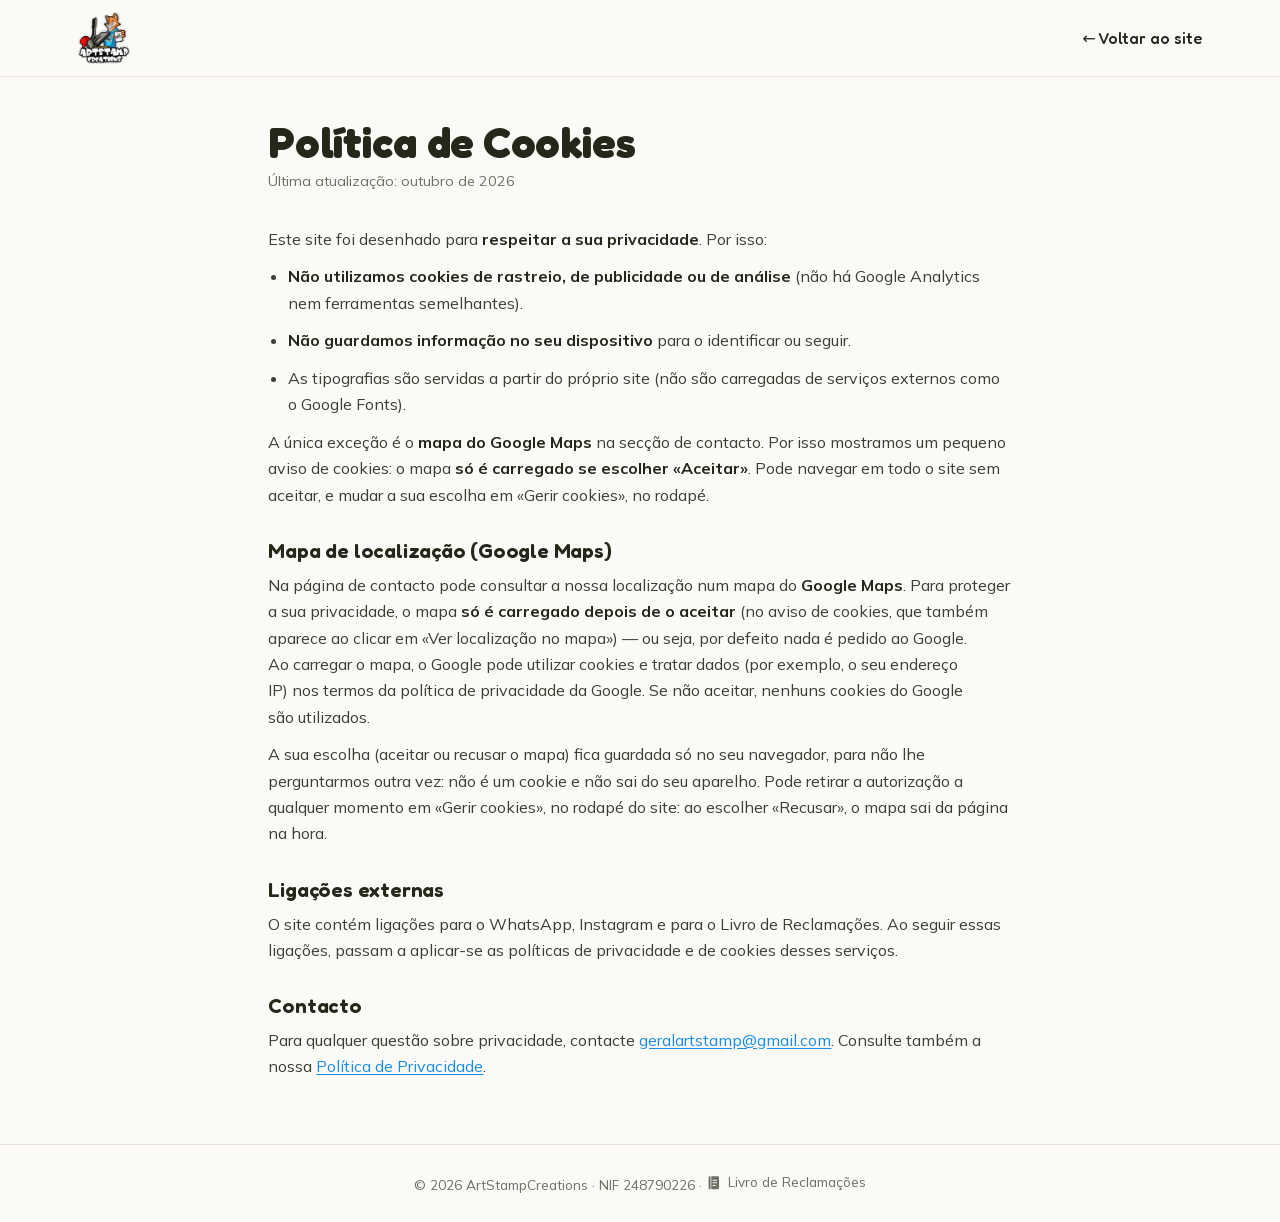
<file: legal/cookies.html>
<!doctype html>
<html lang="pt">
<head>
  <meta charset="utf-8" />
  <meta name="viewport" content="width=device-width, initial-scale=1" />
  <title>Política de Cookies — ArtStampCreations</title>
  <meta name="description" content="Que cookies o site da ArtStampCreations usa. O site funciona sem cookies — só o mapa do Google Maps os instala, e apenas depois de aceitares." />
  <meta name="robots" content="index,follow,max-image-preview:large" />
  <link rel="canonical" href="https://artstampcreations.pt/legal/cookies.html" />
  <link rel="icon" type="image/png" href="../assets/img/favicon.png" />
  <link rel="stylesheet" href="../assets/css/fonts.css?v=86cc8da4" />
  <link rel="stylesheet" href="../assets/css/base.css?v=2c9c2830" />
  <link rel="stylesheet" href="../assets/css/styles.css?v=29897a78" />
</head>
<body>
  <header class="legalhead">
    <div class="container">
      <a href="../index.html" aria-label="ArtStampCreations — início"><img src="../assets/img/logo.webp" alt="ArtStampCreations" /></a>
      <a class="legal__back" href="../index.html">← Voltar ao site</a>
    </div>
  </header>

  <main class="legal">
    <h1>Política de Cookies</h1>
    <p class="updated">Última atualização: outubro de 2026</p>

    <p>Este site foi desenhado para <strong>respeitar a sua privacidade</strong>. Por isso:</p>
    <ul>
      <li><strong>Não utilizamos cookies de rastreio, de publicidade ou de análise</strong> (não há Google Analytics nem ferramentas semelhantes).</li>
      <li><strong>Não guardamos informação no seu dispositivo</strong> para o identificar ou seguir.</li>
      <li>As tipografias são servidas a partir do próprio site (não são carregadas de serviços externos como o Google Fonts).</li>
    </ul>
    <p>A única exceção é o <strong>mapa do Google Maps</strong> na secção de contacto. Por isso mostramos um pequeno aviso de cookies: o mapa <strong>só é carregado se escolher «Aceitar»</strong>. Pode navegar em todo o site sem aceitar, e mudar a sua escolha em «Gerir cookies», no rodapé.</p>

    <h2>Mapa de localização (Google Maps)</h2>
    <p>Na página de contacto pode consultar a nossa localização num mapa do <strong>Google Maps</strong>. Para proteger a sua privacidade, o mapa <strong>só é carregado depois de o aceitar</strong> (no aviso de cookies, que também aparece ao clicar em «Ver localização no mapa») — ou seja, por defeito nada é pedido ao Google. Ao carregar o mapa, o Google pode utilizar cookies e tratar dados (por exemplo, o seu endereço IP) nos termos da política de privacidade da Google. Se não aceitar, nenhuns cookies do Google são utilizados.</p>
    <p>A sua escolha (aceitar ou recusar o mapa) fica guardada só no seu navegador, para não lhe perguntarmos outra vez: não é um cookie e não sai do seu aparelho. Pode retirar a autorização a qualquer momento em «Gerir cookies», no rodapé do site: ao escolher «Recusar», o mapa sai da página na hora.</p>

    <h2>Ligações externas</h2>
    <p>O site contém ligações para o WhatsApp, Instagram e para o Livro de Reclamações. Ao seguir essas ligações, passam a aplicar-se as políticas de privacidade e de cookies desses serviços.</p>

    <h2>Contacto</h2>
    <p>Para qualquer questão sobre privacidade, contacte <a href="mailto:geralartstamp@gmail.com">geralartstamp@gmail.com</a>. Consulte também a nossa <a href="privacidade.html">Política de Privacidade</a>.</p>
  </main>

  <!-- O Livro de Reclamações fica só no rodapé, discreto (legal-comum, .github/legal.mjs). -->
  <div class="legal__foot">© <span data-year>2026</span> ArtStampCreations · NIF 248790226 · <!-- legal-comum:livro v1.1.3 --><a class="lr-discreto" href="https://www.livroreclamacoes.pt/inicio" target="_blank" rel="noopener" lang="pt"><svg class="lr-icone" xmlns="http://www.w3.org/2000/svg" viewBox="0 0 24 24" width="24" height="24" aria-hidden="true" focusable="false" fill="currentColor"><path fill-rule="evenodd" d="M6 2h12a2 2 0 0 1 2 2v16a2 2 0 0 1-2 2H6a2 2 0 0 1-2-2V4a2 2 0 0 1 2-2Zm1 0v20h1.2V2H7Zm3.8 5.2h5.4a.8.8 0 0 1 0 1.6h-5.4a.8.8 0 0 1 0-1.6Zm0 4h5.4a.8.8 0 0 1 0 1.6h-5.4a.8.8 0 0 1 0-1.6Zm0 4h3.4a.8.8 0 0 1 0 1.6h-3.4a.8.8 0 0 1 0-1.6Z"/></svg><span>Livro de Reclamações</span><span class="lr-sr"> (abre numa nova janela)</span></a><!-- /legal-comum:livro --></div>
  <script src="../assets/js/main.js?v=c3b2ef28" defer></script>
</body>
</html>
</file>
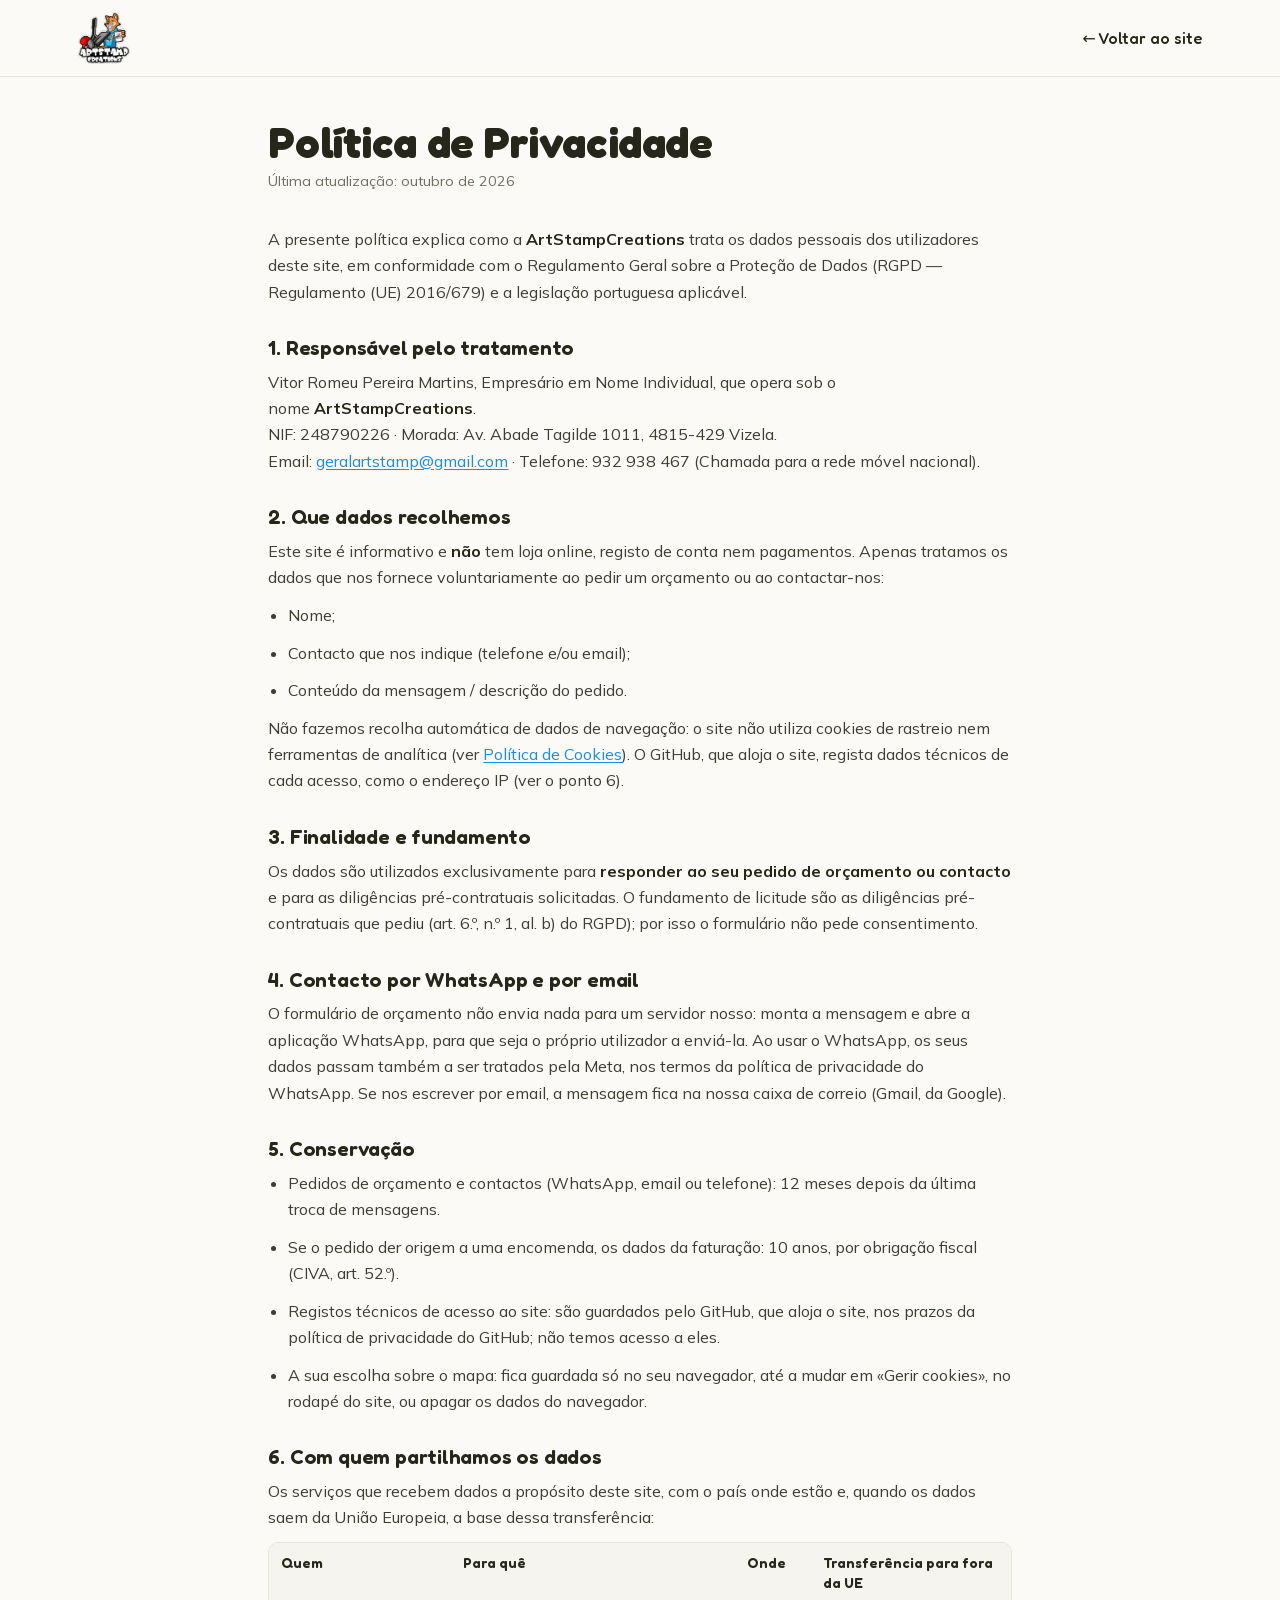
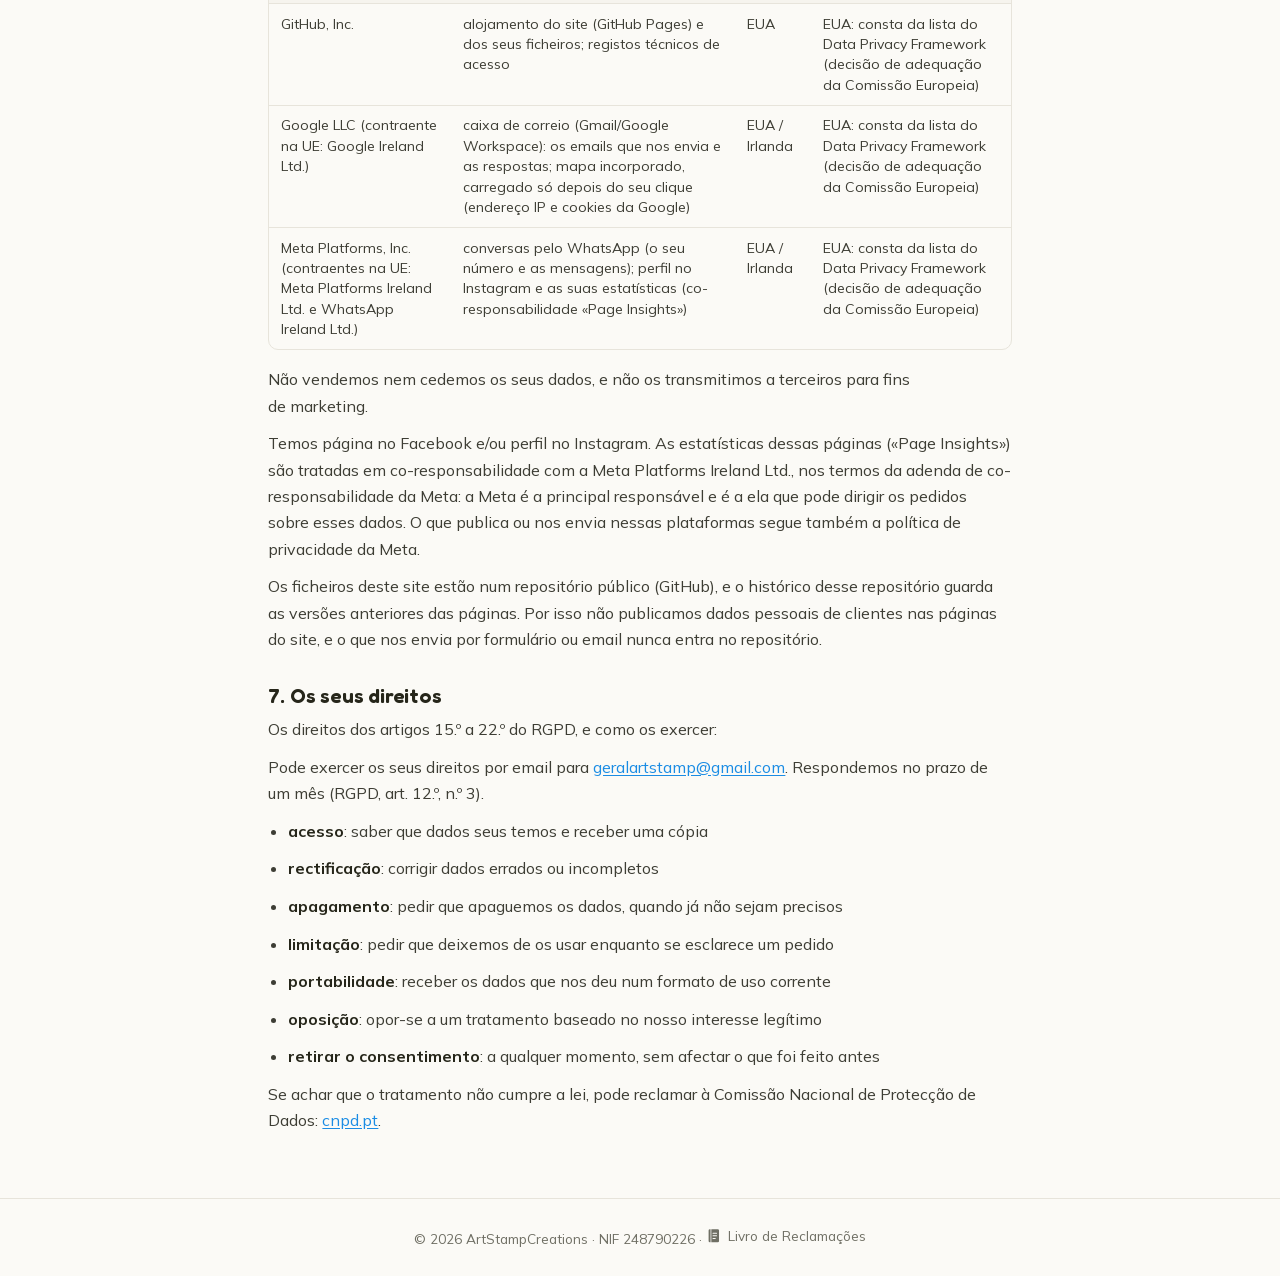
<file: legal/privacidade.html>
<!doctype html>
<html lang="pt">
<head>
  <meta charset="utf-8" />
  <meta name="viewport" content="width=device-width, initial-scale=1" />
  <title>Política de Privacidade — ArtStampCreations</title>
  <meta name="description" content="Como a ArtStampCreations recolhe, usa e protege os teus dados pessoais quando pedes um orçamento. Os teus direitos ao abrigo do RGPD e como nos contactar." />
  <meta name="robots" content="index,follow,max-image-preview:large" />
  <link rel="canonical" href="https://artstampcreations.pt/legal/privacidade.html" />
  <link rel="icon" type="image/png" href="../assets/img/favicon.png" />
  <link rel="stylesheet" href="../assets/css/fonts.css?v=86cc8da4" />
  <link rel="stylesheet" href="../assets/css/base.css?v=2c9c2830" />
  <link rel="stylesheet" href="../assets/css/styles.css?v=29897a78" />
</head>
<body>
  <header class="legalhead">
    <div class="container">
      <a href="../index.html" aria-label="ArtStampCreations — início"><img src="../assets/img/logo.webp" alt="ArtStampCreations" /></a>
      <a class="legal__back" href="../index.html">← Voltar ao site</a>
    </div>
  </header>

  <main class="legal">
    <h1>Política de Privacidade</h1>
    <p class="updated">Última atualização: outubro de 2026</p>

    <p>A presente política explica como a <strong>ArtStampCreations</strong> trata os dados pessoais dos utilizadores deste site, em conformidade com o Regulamento Geral sobre a Proteção de Dados (RGPD — Regulamento (UE) 2016/679) e a legislação portuguesa aplicável.</p>

    <h2>1. Responsável pelo tratamento</h2>
    <p><span data-site="owner_name">Vitor Romeu Pereira Martins</span>, Empresário em Nome Individual, que opera sob o nome <strong>ArtStampCreations</strong>.<br />
    NIF: 248790226 · Morada: <span data-site="contacts.address_line1">Av. Abade Tagilde 1011</span>, <span data-site="contacts.address_line2">4815-429 Vizela</span>.<br />
    Email: <a href="mailto:geralartstamp@gmail.com" data-site="contacts.email">geralartstamp@gmail.com</a> · Telefone: <span data-site="contacts.phone">932 938 467</span> <!-- legal-comum:nota-chamada v1.1.3 --><small class="call-note">(Chamada para a rede móvel nacional)</small><!-- /legal-comum:nota-chamada -->.</p>

    <h2>2. Que dados recolhemos</h2>
    <p>Este site é informativo e <strong>não</strong> tem loja online, registo de conta nem pagamentos. Apenas tratamos os dados que nos fornece voluntariamente ao pedir um orçamento ou ao contactar-nos:</p>
    <ul>
      <li>Nome;</li>
      <li>Contacto que nos indique (telefone e/ou email);</li>
      <li>Conteúdo da mensagem / descrição do pedido.</li>
    </ul>
    <p>Não fazemos recolha automática de dados de navegação: o site não utiliza cookies de rastreio nem ferramentas de analítica (ver <a href="cookies.html">Política de Cookies</a>). O GitHub, que aloja o site, regista dados técnicos de cada acesso, como o endereço IP (ver o ponto 6).</p>

    <h2>3. Finalidade e fundamento</h2>
    <p>Os dados são utilizados exclusivamente para <strong>responder ao seu pedido de orçamento ou contacto</strong> e para as diligências pré-contratuais solicitadas. O fundamento de licitude são as diligências pré-contratuais que pediu (art. 6.º, n.º 1, al. b) do RGPD); por isso o formulário não pede consentimento.</p>

    <h2>4. Contacto por WhatsApp e por email</h2>
    <p>O formulário de orçamento não envia nada para um servidor nosso: monta a mensagem e abre a aplicação WhatsApp, para que seja o próprio utilizador a enviá-la. Ao usar o WhatsApp, os seus dados passam também a ser tratados pela Meta, nos termos da política de privacidade do WhatsApp. Se nos escrever por email, a mensagem fica na nossa caixa de correio (Gmail, da Google).</p>

    <h2>5. Conservação</h2>
    <!-- Prazos concretos (RGPD, art. 13.º, n.º 2, al. a)); os da biblioteca legal-comum. -->
    <ul>
      <li>Pedidos de orçamento e contactos (WhatsApp, email ou telefone): 12 meses depois da última troca de mensagens.</li>
      <li>Se o pedido der origem a uma encomenda, os dados da faturação: 10 anos, por obrigação fiscal (CIVA, art. 52.º).</li>
      <li>Registos técnicos de acesso ao site: são guardados pelo GitHub, que aloja o site, nos prazos da política de privacidade do GitHub; não temos acesso a eles.</li>
      <li>A sua escolha sobre o mapa: fica guardada só no seu navegador, até a mudar em «Gerir cookies», no rodapé do site, ou apagar os dados do navegador.</li>
    </ul>

    <h2>6. Com quem partilhamos os dados</h2>
    <p>Os serviços que recebem dados a propósito deste site, com o país onde estão e, quando os dados saem da União Europeia, a base dessa transferência:</p>
    <!-- A tabela sai da biblioteca legal-comum (.github/legal.mjs), com os
         fornecedores reais do site: o GitHub Pages (alojamento), a Google (o
         Gmail e o mapa, este só depois do clique) e a Meta (WhatsApp e Instagram). -->
    <div class="tabela" role="region" tabindex="0" aria-label="Tabela dos destinatários — deslize para o lado para ver tudo">
<!-- legal-comum:privacidade v1.1.3 -->
<table class="destinatarios" lang="pt">
<thead><tr><th scope="col">Quem</th><th scope="col">Para quê</th><th scope="col">Onde</th><th scope="col">Transferência para fora da UE</th></tr></thead>
<tbody>
<tr><td>GitHub, Inc.</td><td>alojamento do site (GitHub Pages) e dos seus ficheiros; registos técnicos de acesso</td><td>EUA</td><td>EUA: consta da lista do Data Privacy Framework (decisão de adequação da Comissão Europeia)</td></tr>
<tr><td>Google LLC (contraente na UE: Google Ireland Ltd.)</td><td>caixa de correio (Gmail/Google Workspace): os emails que nos envia e as respostas; mapa incorporado, carregado só depois do seu clique (endereço IP e cookies da Google)</td><td>EUA / Irlanda</td><td>EUA: consta da lista do Data Privacy Framework (decisão de adequação da Comissão Europeia)</td></tr>
<tr><td>Meta Platforms, Inc. (contraentes na UE: Meta Platforms Ireland Ltd. e WhatsApp Ireland Ltd.)</td><td>conversas pelo WhatsApp (o seu número e as mensagens); perfil no Instagram e as suas estatísticas (co-responsabilidade «Page Insights»)</td><td>EUA / Irlanda</td><td>EUA: consta da lista do Data Privacy Framework (decisão de adequação da Comissão Europeia)</td></tr>
</tbody>
</table>
<!-- /legal-comum:privacidade -->
    </div>
    <p>Não vendemos nem cedemos os seus dados, e não os transmitimos a terceiros para fins de marketing.</p>
<!-- legal-comum:privacidade-frases v1.1.3 -->
<p>Temos página no Facebook e/ou perfil no Instagram. As estatísticas dessas páginas («Page Insights») são tratadas em co-responsabilidade com a Meta Platforms Ireland Ltd., nos termos da adenda de co-responsabilidade da Meta: a Meta é a principal responsável e é a ela que pode dirigir os pedidos sobre esses dados. O que publica ou nos envia nessas plataformas segue também a política de privacidade da Meta.</p>
<p>Os ficheiros deste site estão num repositório público (GitHub), e o histórico desse repositório guarda as versões anteriores das páginas. Por isso não publicamos dados pessoais de clientes nas páginas do site, e o que nos envia por formulário ou email nunca entra no repositório.</p>
<!-- /legal-comum:privacidade-frases -->

    <h2>7. Os seus direitos</h2>
    <p>Os direitos dos artigos 15.º a 22.º do RGPD, e como os exercer:</p>
<!-- legal-comum:direitos v1.1.3 -->
<div class="direitos" lang="pt">
<p>Pode exercer os seus direitos por email para <a href="mailto:geralartstamp@gmail.com">geralartstamp@gmail.com</a>. Respondemos no prazo de um mês (RGPD, art. 12.º, n.º 3).</p>
<ul>
<li><strong>acesso</strong>: saber que dados seus temos e receber uma cópia</li>
<li><strong>rectificação</strong>: corrigir dados errados ou incompletos</li>
<li><strong>apagamento</strong>: pedir que apaguemos os dados, quando já não sejam precisos</li>
<li><strong>limitação</strong>: pedir que deixemos de os usar enquanto se esclarece um pedido</li>
<li><strong>portabilidade</strong>: receber os dados que nos deu num formato de uso corrente</li>
<li><strong>oposição</strong>: opor-se a um tratamento baseado no nosso interesse legítimo</li>
<li><strong>retirar o consentimento</strong>: a qualquer momento, sem afectar o que foi feito antes</li>
</ul>
<p>Se achar que o tratamento não cumpre a lei, pode reclamar à Comissão Nacional de Protecção de Dados: <a href="https://www.cnpd.pt/" target="_blank" rel="noopener">cnpd.pt</a>.</p>
</div>
<!-- /legal-comum:direitos -->
  </main>

  <!-- O Livro de Reclamações fica só no rodapé, discreto (legal-comum, .github/legal.mjs). -->
  <div class="legal__foot">© <span data-year>2026</span> ArtStampCreations · NIF 248790226 · <!-- legal-comum:livro v1.1.3 --><a class="lr-discreto" href="https://www.livroreclamacoes.pt/inicio" target="_blank" rel="noopener" lang="pt"><svg class="lr-icone" xmlns="http://www.w3.org/2000/svg" viewBox="0 0 24 24" width="24" height="24" aria-hidden="true" focusable="false" fill="currentColor"><path fill-rule="evenodd" d="M6 2h12a2 2 0 0 1 2 2v16a2 2 0 0 1-2 2H6a2 2 0 0 1-2-2V4a2 2 0 0 1 2-2Zm1 0v20h1.2V2H7Zm3.8 5.2h5.4a.8.8 0 0 1 0 1.6h-5.4a.8.8 0 0 1 0-1.6Zm0 4h5.4a.8.8 0 0 1 0 1.6h-5.4a.8.8 0 0 1 0-1.6Zm0 4h3.4a.8.8 0 0 1 0 1.6h-3.4a.8.8 0 0 1 0-1.6Z"/></svg><span>Livro de Reclamações</span><span class="lr-sr"> (abre numa nova janela)</span></a><!-- /legal-comum:livro --></div>
  <script src="../assets/js/main.js?v=c3b2ef28" defer></script>
</body>
</html>
</file>
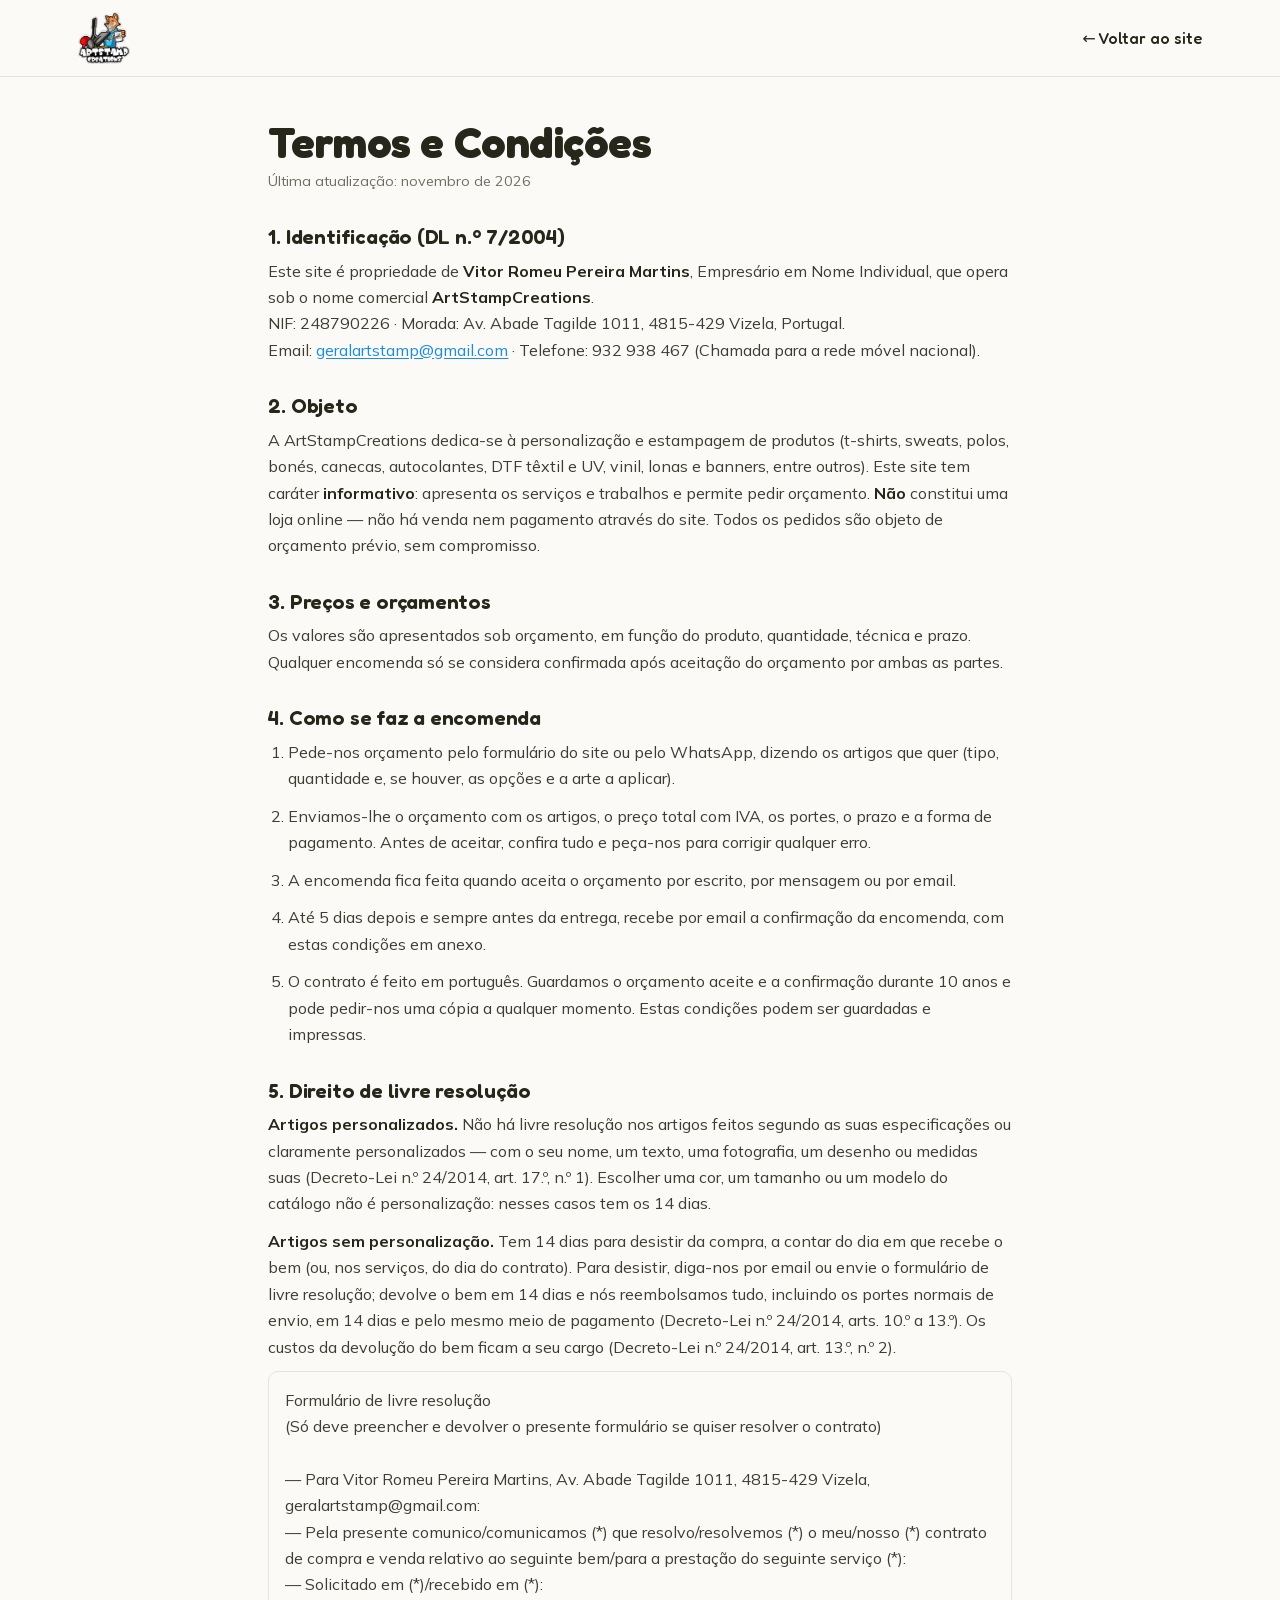
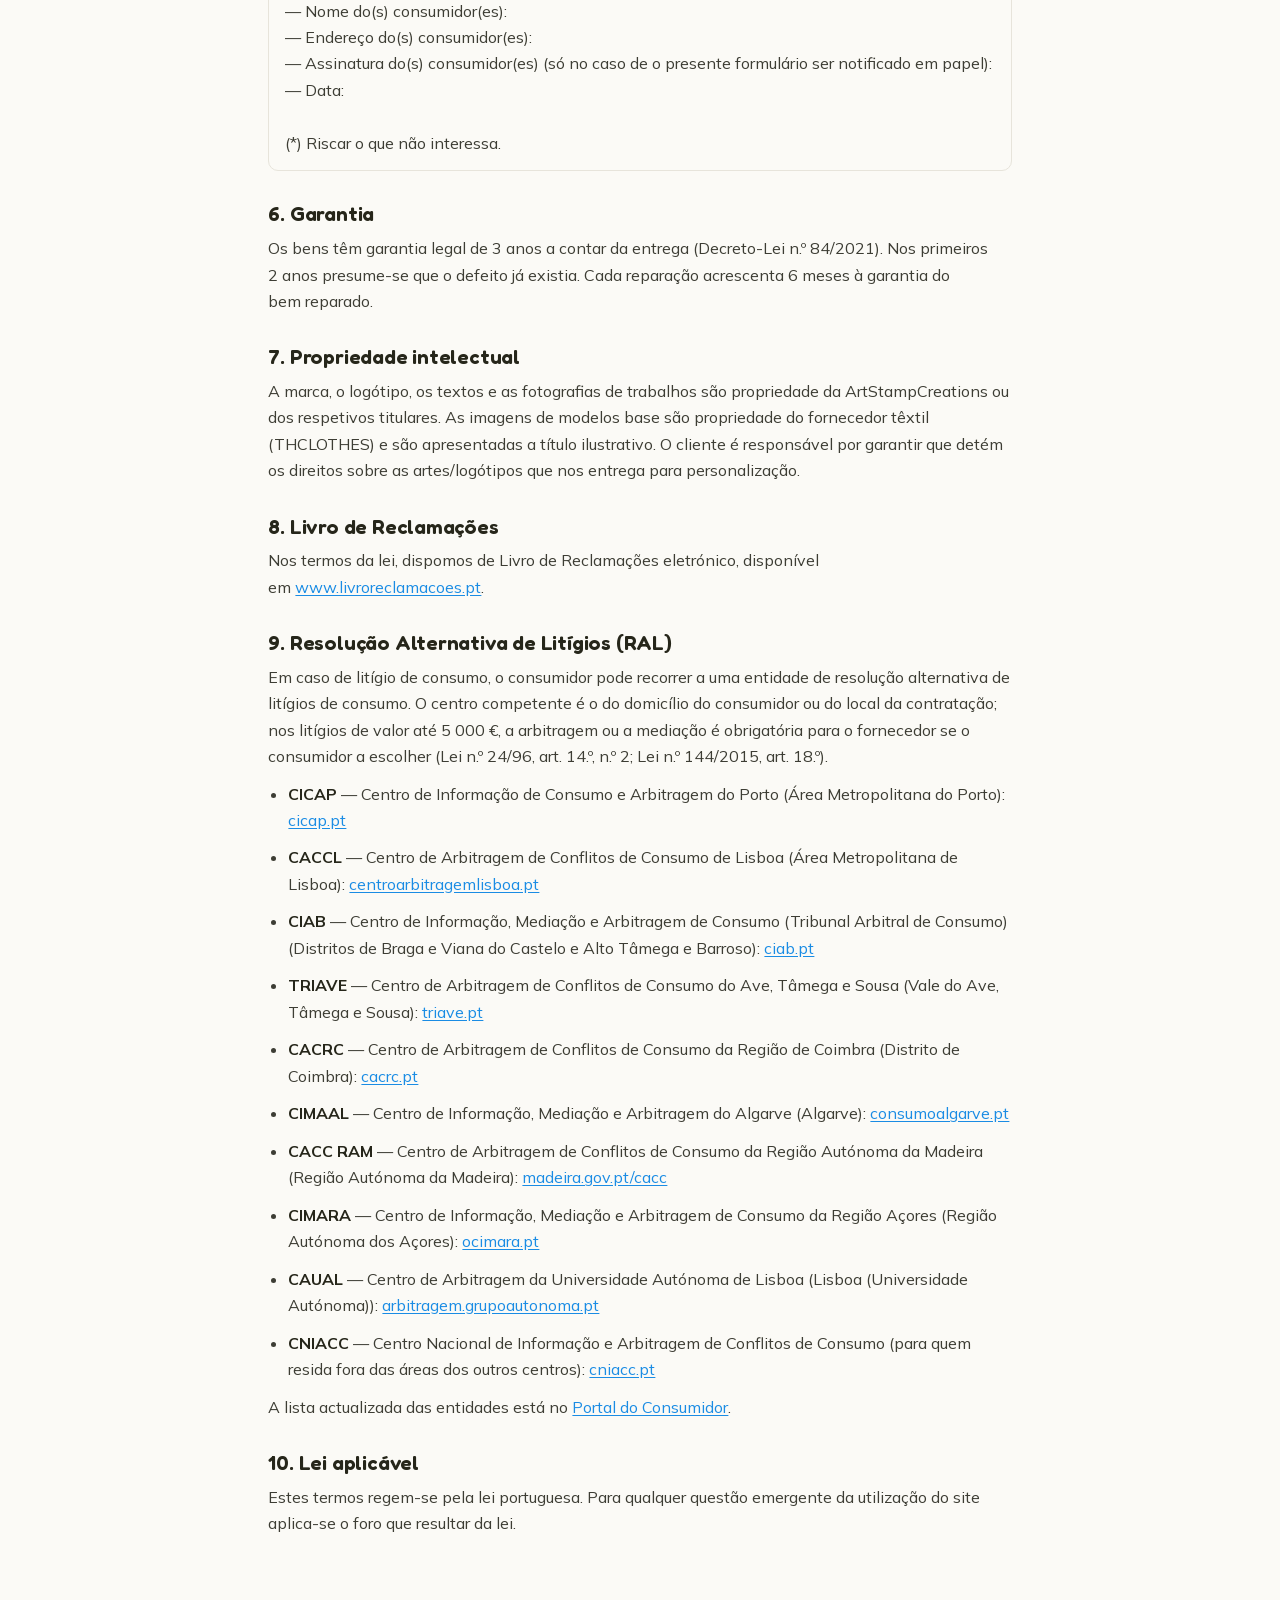
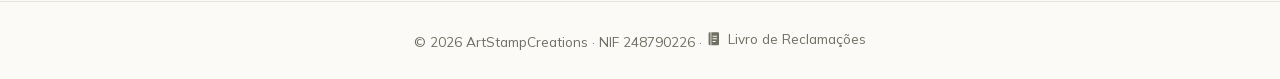
<file: legal/termos.html>
<!doctype html>
<html lang="pt">
<head>
  <meta charset="utf-8" />
  <meta name="viewport" content="width=device-width, initial-scale=1" />
  <title>Termos e Condições — ArtStampCreations</title>
  <meta name="description" content="Termos e condições da ArtStampCreations, em Vizela: orçamentos, aprovação de artes, prazos de produção, pagamentos e resolução de litígios de consumo." />
  <meta name="robots" content="index,follow,max-image-preview:large" />
  <link rel="canonical" href="https://artstampcreations.pt/legal/termos.html" />
  <link rel="icon" type="image/png" href="../assets/img/favicon.png" />
  <link rel="stylesheet" href="../assets/css/fonts.css?v=86cc8da4" />
  <link rel="stylesheet" href="../assets/css/base.css?v=2c9c2830" />
  <link rel="stylesheet" href="../assets/css/styles.css?v=29897a78" />
</head>
<body>
  <header class="legalhead">
    <div class="container">
      <a href="../index.html" aria-label="ArtStampCreations — início"><img src="../assets/img/logo.webp" alt="ArtStampCreations" /></a>
      <a class="legal__back" href="../index.html">← Voltar ao site</a>
    </div>
  </header>

  <main class="legal">
    <h1>Termos e Condições</h1>
    <p class="updated">Última atualização: novembro de 2026</p>

    <h2>1. Identificação (DL n.º 7/2004)</h2>
    <p>Este site é propriedade de <strong data-site="owner_name">Vitor Romeu Pereira Martins</strong>, Empresário em Nome Individual, que opera sob o nome comercial <strong>ArtStampCreations</strong>.<br />
    NIF: 248790226 · Morada: <span data-site="contacts.address_line1">Av. Abade Tagilde 1011</span>, <span data-site="contacts.address_line2">4815-429 Vizela</span>, Portugal.<br />
    Email: <a href="mailto:geralartstamp@gmail.com" data-site="contacts.email">geralartstamp@gmail.com</a> · Telefone: <span data-site="contacts.phone">932 938 467</span> <!-- legal-comum:nota-chamada v1.1.3 --><small class="call-note">(Chamada para a rede móvel nacional)</small><!-- /legal-comum:nota-chamada -->.</p>

    <h2>2. Objeto</h2>
    <p>A ArtStampCreations dedica-se à personalização e estampagem de produtos (t-shirts, sweats, polos, bonés, canecas, autocolantes, DTF têxtil e UV, vinil, lonas e banners, entre outros). Este site tem caráter <strong>informativo</strong>: apresenta os serviços e trabalhos e permite pedir orçamento. <strong>Não</strong> constitui uma loja online — não há venda nem pagamento através do site. Todos os pedidos são objeto de orçamento prévio, sem compromisso.</p>

    <h2>3. Preços e orçamentos</h2>
    <p>Os valores são apresentados sob orçamento, em função do produto, quantidade, técnica e prazo. Qualquer encomenda só se considera confirmada após aceitação do orçamento por ambas as partes.</p>

    <h2>4. Como se faz a encomenda</h2>
    <!-- Os passos da encomenda à distância (DL 7/2004, arts. 27.º a 31.º; DL 24/2014,
         arts. 4.º e 6.º), da biblioteca legal-comum (.github/legal.mjs), adaptados ao
         orçamento: não há carrinho nem botão de pagar — o pedido vem pelo formulário
         ou pelo WhatsApp e a encomenda fica feita quando o cliente aceita o orçamento
         por escrito; a confirmação vai por email. -->
<!-- legal-comum:encomenda-passos v1.1.3 -->
<ol class="como-encomendar" lang="pt">
<li>Pede-nos orçamento pelo formulário do site ou pelo WhatsApp, dizendo os artigos que quer (tipo, quantidade e, se houver, as opções e a arte a aplicar).</li>
<li>Enviamos-lhe o orçamento com os artigos, o preço total com IVA, os portes, o prazo e a forma de pagamento. Antes de aceitar, confira tudo e peça-nos para corrigir qualquer erro.</li>
<li>A encomenda fica feita quando aceita o orçamento por escrito, por mensagem ou por email.</li>
<li>Até 5 dias depois e sempre antes da entrega, recebe por email a confirmação da encomenda, com estas condições em anexo.</li>
<li>O contrato é feito em português. Guardamos o orçamento aceite e a confirmação durante 10 anos e pode pedir-nos uma cópia a qualquer momento. Estas condições podem ser guardadas e impressas.</li>
</ol>
<!-- /legal-comum:encomenda-passos -->

    <h2>5. Direito de livre resolução</h2>
    <!-- DL 24/2014, arts. 10.º a 13.º e 17.º, n.º 1: o personalizado não tem os 14 dias,
         o resto tem; e o formulário do Anexo (Parte B), já com o nome, a morada e o
         email do titular (data/site.json). Textos da biblioteca legal-comum
         (.github/legal.mjs). -->
<!-- legal-comum:encomenda-livre-resolucao v1.1.3 -->
<div class="livre-resolucao" lang="pt">
<p><strong>Artigos personalizados.</strong> Não há livre resolução nos artigos feitos segundo as suas especificações ou claramente personalizados — com o seu nome, um texto, uma fotografia, um desenho ou medidas suas (Decreto-Lei n.º 24/2014, art. 17.º, n.º 1). Escolher uma cor, um tamanho ou um modelo do catálogo não é personalização: nesses casos tem os 14 dias.</p>
<p><strong>Artigos sem personalização.</strong> Tem 14 dias para desistir da compra, a contar do dia em que recebe o bem (ou, nos serviços, do dia do contrato). Para desistir, diga-nos por email ou envie o formulário de livre resolução; devolve o bem em 14 dias e nós reembolsamos tudo, incluindo os portes normais de envio, em 14 dias e pelo mesmo meio de pagamento (Decreto-Lei n.º 24/2014, arts. 10.º a 13.º). Os custos da devolução do bem ficam a seu cargo (Decreto-Lei n.º 24/2014, art. 13.º, n.º 2).</p>
</div>
<!-- /legal-comum:encomenda-livre-resolucao -->
<!-- legal-comum:encomenda-formulario v1.1.3 -->
<pre class="formulario" lang="pt">Formulário de livre resolução
(Só deve preencher e devolver o presente formulário se quiser resolver o contrato)

— Para Vitor Romeu Pereira Martins, Av. Abade Tagilde 1011, 4815-429 Vizela, geralartstamp@gmail.com:
— Pela presente comunico/comunicamos (*) que resolvo/resolvemos (*) o meu/nosso (*) contrato de compra e venda relativo ao seguinte bem/para a prestação do seguinte serviço (*):
— Solicitado em (*)/recebido em (*):
— Nome do(s) consumidor(es):
— Endereço do(s) consumidor(es):
— Assinatura do(s) consumidor(es) (só no caso de o presente formulário ser notificado em papel):
— Data:

(*) Riscar o que não interessa.</pre>
<!-- /legal-comum:encomenda-formulario -->

    <h2>6. Garantia</h2>
    <!-- DL 84/2021, art. 12.º: a frase única da biblioteca legal-comum (.github/legal.mjs). -->
    <!-- legal-comum:garantia v1.1.3 --><p>Os bens têm garantia legal de 3 anos a contar da entrega (Decreto-Lei n.º 84/2021). Nos primeiros 2 anos presume-se que o defeito já existia. Cada reparação acrescenta 6 meses à garantia do bem reparado.</p><!-- /legal-comum:garantia -->

    <h2>7. Propriedade intelectual</h2>
    <p>A marca, o logótipo, os textos e as fotografias de trabalhos são propriedade da ArtStampCreations ou dos respetivos titulares. As imagens de modelos base são propriedade do fornecedor têxtil (THCLOTHES) e são apresentadas a título ilustrativo. O cliente é responsável por garantir que detém os direitos sobre as artes/logótipos que nos entrega para personalização.</p>

    <h2>8. Livro de Reclamações</h2>
    <p>Nos termos da lei, dispomos de Livro de Reclamações eletrónico, disponível em <a href="https://www.livroreclamacoes.pt/inicio" target="_blank" rel="noopener">www.livroreclamacoes.pt</a>.</p>

    <h2>9. Resolução Alternativa de Litígios (RAL)</h2>
    <!-- Os 10 centros de arbitragem, da biblioteca legal-comum (.github/legal.mjs):
         o competente é o do domicílio do consumidor ou do local da contratação,
         por isso não se indica só o da zona da loja. Nunca a plataforma ODR
         europeia, extinta a 20 jul 2025. -->
<!-- legal-comum:ral v1.1.3 -->
<div class="ral" lang="pt">
<p>Em caso de litígio de consumo, o consumidor pode recorrer a uma entidade de resolução alternativa de litígios de consumo. O centro competente é o do domicílio do consumidor ou do local da contratação; nos litígios de valor até 5 000 €, a arbitragem ou a mediação é obrigatória para o fornecedor se o consumidor a escolher (Lei n.º 24/96, art. 14.º, n.º 2; Lei n.º 144/2015, art. 18.º).</p>
<ul class="ral__lista">
<li><strong>CICAP</strong> — Centro de Informação de Consumo e Arbitragem do Porto (Área Metropolitana do Porto): <a href="https://cicap.pt/" target="_blank" rel="noopener">cicap.pt</a></li>
<li><strong>CACCL</strong> — Centro de Arbitragem de Conflitos de Consumo de Lisboa (Área Metropolitana de Lisboa): <a href="https://www.centroarbitragemlisboa.pt/" target="_blank" rel="noopener">centroarbitragemlisboa.pt</a></li>
<li><strong>CIAB</strong> — Centro de Informação, Mediação e Arbitragem de Consumo (Tribunal Arbitral de Consumo) (Distritos de Braga e Viana do Castelo e Alto Tâmega e Barroso): <a href="https://ciab.pt/" target="_blank" rel="noopener">ciab.pt</a></li>
<li><strong>TRIAVE</strong> — Centro de Arbitragem de Conflitos de Consumo do Ave, Tâmega e Sousa (Vale do Ave, Tâmega e Sousa): <a href="https://www.triave.pt/" target="_blank" rel="noopener">triave.pt</a></li>
<li><strong>CACRC</strong> — Centro de Arbitragem de Conflitos de Consumo da Região de Coimbra (Distrito de Coimbra): <a href="https://cacrc.pt/" target="_blank" rel="noopener">cacrc.pt</a></li>
<li><strong>CIMAAL</strong> — Centro de Informação, Mediação e Arbitragem do Algarve (Algarve): <a href="https://consumoalgarve.pt/" target="_blank" rel="noopener">consumoalgarve.pt</a></li>
<li><strong>CACC RAM</strong> — Centro de Arbitragem de Conflitos de Consumo da Região Autónoma da Madeira (Região Autónoma da Madeira): <a href="https://www.madeira.gov.pt/cacc/" target="_blank" rel="noopener">madeira.gov.pt/cacc</a></li>
<li><strong>CIMARA</strong> — Centro de Informação, Mediação e Arbitragem de Consumo da Região Açores (Região Autónoma dos Açores): <a href="https://ocimara.pt/" target="_blank" rel="noopener">ocimara.pt</a></li>
<li><strong>CAUAL</strong> — Centro de Arbitragem da Universidade Autónoma de Lisboa (Lisboa (Universidade Autónoma)): <a href="https://arbitragem.grupoautonoma.pt/" target="_blank" rel="noopener">arbitragem.grupoautonoma.pt</a></li>
<li><strong>CNIACC</strong> — Centro Nacional de Informação e Arbitragem de Conflitos de Consumo (para quem resida fora das áreas dos outros centros): <a href="https://www.cniacc.pt/" target="_blank" rel="noopener">cniacc.pt</a></li>
</ul>
<p>A lista actualizada das entidades está no <a href="https://www.consumidor.gov.pt/resolucaoalternativalitigiosdeconsumo/centros-de-arbitragem2/encontrar-a-entidade-competente/lista-de-contactos" target="_blank" rel="noopener">Portal do Consumidor</a>.</p>
</div>
<!-- /legal-comum:ral -->

    <h2>10. Lei aplicável</h2>
    <p>Estes termos regem-se pela lei portuguesa. Para qualquer questão emergente da utilização do site aplica-se o foro que resultar da lei.</p>
  </main>

  <!-- O Livro de Reclamações fica só no rodapé, discreto (legal-comum, .github/legal.mjs). -->
  <div class="legal__foot">© <span data-year>2026</span> ArtStampCreations · NIF 248790226 · <!-- legal-comum:livro v1.1.3 --><a class="lr-discreto" href="https://www.livroreclamacoes.pt/inicio" target="_blank" rel="noopener" lang="pt"><svg class="lr-icone" xmlns="http://www.w3.org/2000/svg" viewBox="0 0 24 24" width="24" height="24" aria-hidden="true" focusable="false" fill="currentColor"><path fill-rule="evenodd" d="M6 2h12a2 2 0 0 1 2 2v16a2 2 0 0 1-2 2H6a2 2 0 0 1-2-2V4a2 2 0 0 1 2-2Zm1 0v20h1.2V2H7Zm3.8 5.2h5.4a.8.8 0 0 1 0 1.6h-5.4a.8.8 0 0 1 0-1.6Zm0 4h5.4a.8.8 0 0 1 0 1.6h-5.4a.8.8 0 0 1 0-1.6Zm0 4h3.4a.8.8 0 0 1 0 1.6h-3.4a.8.8 0 0 1 0-1.6Z"/></svg><span>Livro de Reclamações</span><span class="lr-sr"> (abre numa nova janela)</span></a><!-- /legal-comum:livro --></div>
  <script src="../assets/js/main.js?v=c3b2ef28" defer></script>
</body>
</html>
</file>
<file: assets/css/fonts.css>
/* =============================================================
   ART STAMP CREATIONS — fontes self-hosted (sem cookies / sem 3rd-party)
   Fredoka  → títulos (display arredondado, ecoa o wordmark do logo)
   Mulish   → corpo (sans limpo e legível)
   Ficheiros variáveis (um por família cobre 400–700). Subconjunto latin
   (cobre português). Licença SIL Open Font License.
   ============================================================= */
@font-face {
  font-family: 'Fredoka';
  font-style: normal;
  font-weight: 400 700;
  font-display: swap;
  src: url(../fonts/fredoka-var.woff2) format('woff2');
  unicode-range: U+0000-00FF, U+0131, U+0152-0153, U+02BB-02BC, U+02C6, U+02DA, U+02DC, U+0304, U+0308, U+0329, U+2000-206F, U+20AC, U+2122, U+2191, U+2193, U+2212, U+2215, U+FEFF, U+FFFD;
}
@font-face {
  font-family: 'Mulish';
  font-style: normal;
  font-weight: 400 700;
  font-display: swap;
  src: url(../fonts/mulish-var.woff2) format('woff2');
  unicode-range: U+0000-00FF, U+0131, U+0152-0153, U+02BB-02BC, U+02C6, U+02DA, U+02DC, U+0304, U+0308, U+0329, U+2000-206F, U+20AC, U+2122, U+2191, U+2193, U+2212, U+2215, U+FEFF, U+FFFD;
}
</file>
<file: assets/css/base.css>
/* =============================================================
   ART STAMP CREATIONS — base.css
   Design system: tokens (cores do logo), tipografia, reset, primitivos.
   Paleta amostrada do logo: azul #1A8CE4 · carvão #26261A ·
   laranja-raposa #FA9431 · vermelho #E4231A.
   ============================================================= */

:root {
  /* ---- Marca ---- */
  --blue:#1A8CE4;        /* primária (hoodie / logo azul) */
  --blue-600:#1577C4;    /* hover/darker */
  --blue-700:#115F9E;
  --blue-050:#EAF4FD;    /* wash claro */
  --ink:#26261A;         /* carvão-quente (fundo do logo escuro / texto forte) */
  --ink-700:#3A3A2C;
  --orange:#FA9431;      /* acento raposa */
  --orange-600:#E97C13;
  --red:#E4231A;         /* alertas / usar com parcimónia */
  --wa:#25D366;          /* WhatsApp */

  /* ---- Neutros ---- */
  --white:#FFFFFF;
  --paper:#FBFAF6;       /* fundo de página (off-white quente) */
  --bg-soft:#F4F1EA;     /* secções alternadas */
  --bg-mut:#ECE9E1;      /* placeholders / chips */
  --body:#3D3D34;        /* texto corrente */
  --muted:#6F6F64;       /* texto secundário */
  --line:#E7E4DB;        /* linhas subtis */
  --line-2:#D6D2C7;      /* linhas mais fortes */

  /* ---- Gradiente escuro (secções B2B / footer) ---- */
  --grad-dark:linear-gradient(160deg,#2E2E20 0%,#26261A 55%,#1B1B12 100%);
  --grad-blue:linear-gradient(135deg,#1A8CE4 0%,#1577C4 100%);

  /* ---- Tipografia ---- */
  --font-head:'Fredoka', ui-rounded, 'Segoe UI', system-ui, sans-serif;
  --font-body:'Mulish', system-ui, -apple-system, 'Segoe UI', Roboto, sans-serif;
  --fs-lead:clamp(1.05rem, 1.6vw, 1.2rem);

  /* ---- Forma / profundidade ---- */
  --radius:16px;
  --radius-lg:26px;
  --radius-sm:11px;
  --radius-pill:999px;
  --shadow-sm:0 3px 12px -6px rgba(38,38,26,.28);
  --shadow:0 16px 40px -20px rgba(38,38,26,.42);
  --shadow-blue:0 16px 34px -16px rgba(26,140,228,.5);
  /* Botões "sticker" (contorno + sombra sólida deslocada) */
  --stroke:#16160F;
  --stroke-w:2.5px;
  --sticker:4px 4px 0 var(--stroke);
  --sticker-lg:6px 6px 0 var(--stroke);

  /* ---- Movimento ---- */
  --t-fast:.16s ease;
  --t:.28s ease;
  --ease:cubic-bezier(.22,.61,.36,1);

  /* ---- Layout ---- */
  --gutter:clamp(1.1rem, 4vw, 2.4rem);
  --maxw:1200px;
  --header-h:96px;       /* altura base (logo grande) */
  --header-h-min:70px;   /* encolhido no scroll */

  color-scheme: light;
}

/* ---------------- RESET ---------------- */
*,*::before,*::after{box-sizing:border-box}
*{margin:0}
html{-webkit-text-size-adjust:100%;scroll-behavior:smooth;scroll-padding-top:calc(var(--header-h-min) + 12px)}
@media (prefers-reduced-motion:reduce){html{scroll-behavior:auto}}
body{
  font-family:var(--font-body);
  font-size:1rem;
  line-height:1.65;
  color:var(--body);
  background:var(--paper);
  -webkit-font-smoothing:antialiased;
  text-rendering:optimizeLegibility;
  overflow-x:hidden;
}
[hidden]{display:none !important}
img,svg,video{display:block;max-width:100%;height:auto}
img{border-style:none}
a{color:inherit;text-decoration:none}
button{font:inherit;color:inherit;cursor:pointer;background:none;border:none}
input,textarea,select,button{font:inherit}
ul[class],ol[class]{list-style:none;padding:0}
:focus-visible{outline:3px solid var(--blue);outline-offset:2px;border-radius:4px}
::selection{background:var(--blue);color:#fff}

/* ---------------- TIPOGRAFIA ---------------- */
h1,h2,h3,h4{font-family:var(--font-head);font-weight:600;line-height:1.08;color:var(--ink);letter-spacing:-.01em}
h1{font-size:clamp(2.2rem, 5.2vw, 3.9rem);font-weight:700}
h2{font-size:clamp(1.8rem, 3.6vw, 2.8rem)}
h3{font-size:clamp(1.2rem, 2vw, 1.5rem)}
p{text-wrap:pretty}
strong{font-weight:700;color:var(--ink)}
.text-accent{color:var(--blue)}
.text-orange{color:var(--orange)}

/* ---------------- LAYOUT ---------------- */
.container{width:100%;max-width:var(--maxw);margin-inline:auto;padding-inline:var(--gutter)}
.section{padding-block:clamp(3.2rem, 7vw, 6rem);position:relative}
.section--soft{background:var(--bg-soft)}
.section--dark{background:var(--grad-dark);color:#E9E7DE}
.section--dark h2,.section--dark h3{color:#fff}

.section-head{max-width:44rem;margin-bottom:clamp(1.8rem,4vw,3rem)}
.section-head--center{margin-inline:auto;text-align:center}
.eyebrow{display:inline-flex;align-items:center;gap:.5rem;font-family:var(--font-head);font-weight:600;font-size:.82rem;letter-spacing:.14em;text-transform:uppercase;color:var(--blue)}
.eyebrow::before{content:"";width:26px;height:3px;border-radius:2px;background:var(--orange)}
.section-head--center .eyebrow::before{display:none}
.section-title{margin-top:.6rem}
.section-lead{margin-top:.9rem;font-size:var(--fs-lead);color:var(--muted)}

/* ---------------- BOTÕES ---------------- */
.btn{
  display:inline-flex;align-items:center;justify-content:center;gap:.6em;
  font-family:var(--font-head);font-weight:600;font-size:1.02rem;line-height:1;
  padding:.92em 1.5em;border-radius:var(--radius-pill);white-space:nowrap;
  border:var(--stroke-w) solid var(--stroke);
  box-shadow:var(--sticker);
  transition:transform var(--t),box-shadow var(--t),background var(--t-fast),color var(--t-fast);
  will-change:transform;
}
.btn:hover{transform:translate(-2px,-2px);box-shadow:var(--sticker-lg)}
.btn:active{transform:translate(0,0);box-shadow:2px 2px 0 var(--stroke)}
.btn svg{width:1.2em;height:1.2em;flex:none}
.btn--primary{background:var(--blue);color:#fff}
.btn--accent{background:var(--orange);color:var(--ink)}
.btn--dark{background:var(--ink);color:#fff}
.btn--wa{background:var(--wa);color:#073d1c}
.btn--outline{background:#fff;color:var(--ink)}
.btn--outline-light{background:transparent;color:#fff;border-color:#fff;box-shadow:4px 4px 0 rgba(0,0,0,.35)}
.btn--lg{font-size:1.12rem;padding:1.05em 1.8em}
.btn--sm{font-size:.92rem;padding:.68em 1.1em;box-shadow:3px 3px 0 var(--stroke)}
.btn--sm:hover{box-shadow:var(--sticker)}

/* ---------------- CHIPS (filtros) ---------------- */
.chip{
  display:inline-flex;align-items:center;gap:.4em;font-family:var(--font-head);font-weight:500;
  font-size:.92rem;letter-spacing:.01em;padding:.5em 1.05em;border-radius:var(--radius-pill);
  background:#fff;color:var(--ink);border:1.5px solid var(--line-2);cursor:pointer;
  transition:all var(--t-fast);
}
.chip:hover{border-color:var(--blue)}
.chip[aria-pressed="true"]{background:var(--blue);border-color:var(--blue);color:#fff}

/* ---------------- HELPERS ---------------- */
.sr-only{position:absolute;width:1px;height:1px;padding:0;margin:-1px;overflow:hidden;clip:rect(0 0 0 0);white-space:nowrap;border:0}
.skip-link{position:absolute;left:12px;top:-60px;z-index:200;background:var(--ink);color:#fff;padding:.7em 1.1em;border-radius:10px;transition:top var(--t)}
.skip-link:focus{top:12px}
</file>
<file: assets/css/styles.css>
/* =============================================================
   ART STAMP CREATIONS — styles.css (componentes e secções)
   ============================================================= */

/* ---------------- HEADER / NAVBAR ---------------- */
.site-header{
  position:fixed;top:0;left:0;right:0;z-index:100;
  background:rgba(251,250,246,.82);
  -webkit-backdrop-filter:saturate(160%) blur(14px);
  backdrop-filter:saturate(160%) blur(14px);
  border-bottom:1px solid transparent;
  transition:background var(--t),box-shadow var(--t),border-color var(--t);
}
.site-header.is-scrolled{
  background:rgba(251,250,246,.95);
  box-shadow:0 10px 30px -20px rgba(38,38,26,.6);
  border-bottom-color:var(--line);
}
.nav{display:flex;align-items:center;gap:1.2rem;padding-block:14px;transition:padding var(--t)}
.site-header.is-scrolled .nav{padding-block:8px}

/* Logo grande que encolhe no scroll (e volta a crescer no topo) */
.nav__brand{display:inline-flex;align-items:center;flex:none;line-height:0}
.nav__logo{height:82px;width:auto;transition:height var(--t)}
.site-header.is-scrolled .nav__logo{height:56px}

.nav__spacer{flex:1}
.nav__links{display:flex;align-items:center;gap:.15rem}
.nav__links a{
  display:inline-block;font-family:var(--font-head);font-weight:500;font-size:1rem;
  color:var(--ink);padding:.5em .85em;border-radius:10px;position:relative;
  transition:color var(--t-fast),background var(--t-fast);
}
.nav__links a::after{
  content:"";position:absolute;left:.85em;right:.85em;bottom:.28em;height:3px;border-radius:2px;
  background:var(--orange);transform:scaleX(0);transform-origin:left;transition:transform var(--t);
}
.nav__links a:hover{color:var(--blue)}
.nav__links a:hover::after,.nav__links a.is-current::after{transform:scaleX(1)}

.nav__actions{display:flex;align-items:center;gap:.6rem}

/* Dropdown de catálogos (navbar) */
.nav__dd{position:relative;display:inline-flex}
.nav__dd-toggle{display:inline-flex;align-items:center;gap:.3em;font-family:var(--font-head);font-weight:500;font-size:1rem;color:var(--ink);padding:.5em .85em;border-radius:10px;background:none;border:0;cursor:pointer;transition:color var(--t-fast)}
.nav__dd-toggle:hover,.nav__dd.is-open .nav__dd-toggle,.nav__dd-toggle.is-current{color:var(--blue)}
.nav__dd-caret{width:.85em;height:.85em;transition:transform var(--t)}
.nav__dd.is-open .nav__dd-caret{transform:rotate(180deg)}
.nav__dd-menu{position:absolute;top:calc(100% + 6px);left:0;min-width:212px;background:#fff;border:1px solid var(--line);border-radius:14px;box-shadow:0 18px 44px -22px rgba(0,0,0,.45);padding:.4rem;display:flex;flex-direction:column;gap:.1rem;opacity:0;visibility:hidden;transform:translateY(8px);transition:opacity var(--t),transform var(--t),visibility var(--t);z-index:120}
.nav__dd:hover .nav__dd-menu,.nav__dd:focus-within .nav__dd-menu,.nav__dd.is-open .nav__dd-menu{opacity:1;visibility:visible;transform:none}
.nav__dd-menu a{display:block;font-family:var(--font-head);font-weight:500;font-size:.98rem;color:var(--ink);padding:.6em .8em;border-radius:9px;white-space:nowrap;transition:background var(--t-fast),color var(--t-fast)}
.nav__dd-menu a:hover{background:rgba(26,140,228,.09);color:var(--blue)}

/* Hamburger */
.nav__toggle{display:none;width:48px;height:48px;border-radius:12px;border:1.5px solid var(--line-2);align-items:center;justify-content:center;background:#fff;transition:border-color var(--t-fast)}
.nav__toggle:hover{border-color:var(--ink)}
.nav__burger,.nav__burger::before,.nav__burger::after{content:"";display:block;width:22px;height:2.6px;border-radius:2px;background:var(--ink);transition:transform var(--t),opacity var(--t-fast)}
.nav__burger{position:relative}
.nav__burger::before{position:absolute;top:-7px}
.nav__burger::after{position:absolute;top:7px}

/* ---------------- MENU MOBILE (ECRÃ INTEIRO) ---------------- */
.mobile-menu{
  position:fixed;inset:0;z-index:130;background:var(--grad-dark);color:#fff;
  overflow:hidden auto;opacity:0;visibility:hidden;transform:translateY(-8px);
  transition:opacity .32s var(--ease),transform .38s var(--ease),visibility .32s;
}
.mobile-menu.is-open{opacity:1;visibility:visible;transform:none}
.mobile-menu::before{content:"";position:absolute;top:0;left:0;right:0;height:6px;background:linear-gradient(90deg,var(--blue),var(--orange))}
.mobile-menu__inner{position:relative;z-index:2;min-height:100%;display:flex;flex-direction:column;gap:1.2rem;padding:20px var(--gutter) calc(28px + env(safe-area-inset-bottom));max-width:640px;margin-inline:auto}
.mobile-menu__top{display:flex;align-items:center;justify-content:space-between}
.mobile-menu__logo{height:64px;width:auto}
.mobile-menu__close{width:48px;height:48px;border-radius:12px;border:1.5px solid rgba(255,255,255,.28);display:flex;align-items:center;justify-content:center;color:#fff}
.mobile-menu__close svg{width:24px;height:24px}
.mobile-menu__nav{margin-top:.5rem}
.mobile-menu__nav ul{display:flex;flex-direction:column}
.mobile-menu__nav a{display:flex;align-items:baseline;gap:.9rem;font-family:var(--font-head);font-weight:600;font-size:clamp(1.7rem,7vw,2.3rem);color:#fff;padding:.42em 0;border-bottom:1px solid rgba(255,255,255,.1)}
.mobile-menu__nav a span{font-size:.85rem;color:var(--orange);font-weight:600;min-width:2ch}
.mobile-menu__nav a:hover{color:var(--orange)}
.mobile-menu__footer{margin-top:auto;display:flex;flex-direction:column;gap:1rem;padding-top:1.4rem}
.mobile-menu__contact{display:flex;flex-direction:column;gap:.3rem;color:#CFCFCF}
.mobile-menu__contact a{color:#CFCFCF}
.mobile-menu__contact a:hover{color:#fff}
body.menu-open{overflow:hidden}
.call-note{display:block;font-family:var(--font-body);font-weight:400;font-size:.78rem;line-height:1.3;opacity:.72}

/* ---------------- RESPONSIVO NAV ---------------- */
@media (max-width:920px){
  .nav__links,.nav__cta{display:none}
  .nav__toggle{display:inline-flex}
  .nav__actions{margin-left:auto}
  .nav__logo{height:62px}
  .site-header.is-scrolled .nav__logo{height:48px}
}

/* ---------------- HERO ---------------- */
.hero{position:relative;padding-top:calc(var(--header-h) + 1.6rem);padding-bottom:clamp(2.4rem,5vw,4rem);overflow:hidden}
.hero::before{content:"";position:absolute;top:-18%;right:-12%;width:62vw;max-width:760px;height:760px;background:radial-gradient(circle at 60% 40%,rgba(26,140,228,.16),transparent 60%);pointer-events:none;z-index:0}
.hero__grid{position:relative;z-index:1;display:grid;grid-template-columns:1.05fr .95fr;gap:clamp(2rem,5vw,4rem);align-items:center}
.hero .eyebrow{color:var(--ink)}
.hero__title{font-size:clamp(2.4rem,5.6vw,4.05rem);line-height:1.02;margin-top:.7rem}
.hero__title .hl{position:relative;white-space:nowrap;z-index:1}
.hero__title .hl::after{content:"";position:absolute;left:-.07em;right:-.07em;bottom:.08em;height:.4em;background:var(--orange);border-radius:.22em;z-index:-1;transform:rotate(-1.4deg)}
.hero__lead{margin-top:1.15rem;font-size:var(--fs-lead);color:var(--muted);max-width:38rem}
.hero__lead strong{color:var(--ink)}
.hero__cta{display:flex;flex-wrap:wrap;gap:.8rem;margin-top:1.7rem}
.hero__aud{display:flex;flex-wrap:wrap;gap:.5rem;margin-top:1.8rem}
.hero__aud li{font-family:var(--font-head);font-weight:500;font-size:.88rem;padding:.42em 1.05em;border-radius:var(--radius-pill);background:#fff;border:1.5px solid var(--line-2);color:var(--ink)}
.hero__aud li::before{content:"✦";color:var(--blue);margin-right:.4em}
.hero__media{position:relative}
.hero__media::before{display:none}
.hero__photo{position:relative;z-index:1;border-radius:var(--radius-lg);overflow:hidden;aspect-ratio:4/5;background:#fff;border:var(--stroke-w) solid var(--stroke);box-shadow:var(--sticker-lg);transform:rotate(-2deg)}
.hero__photo img{width:100%;height:100%;object-fit:cover}
.hero__badge{position:absolute;z-index:2;left:-10px;bottom:24px;background:var(--orange);color:var(--ink);font-family:var(--font-head);font-weight:600;font-size:.95rem;padding:.6em 1.05em;border-radius:var(--radius-pill);border:var(--stroke-w) solid var(--stroke);box-shadow:3px 3px 0 var(--stroke);transform:rotate(-4deg)}
@media (max-width:860px){
  .hero__grid{grid-template-columns:1fr;gap:2.2rem}
  .hero__media{order:-1;max-width:360px;margin-inline:auto;width:100%}
  .hero__photo{transform:none}
}

/* ---------------- SERVIÇOS ---------------- */
.muted{color:var(--muted)}
/* Folha de autocolantes: o negócio é estampagem, por isso cada serviço é um
   autocolante — largura natural do texto, contorno e sombra sólida da casa, e
   ligeiramente torto. Endireita-se ao passar o rato. Sem grelha fixa: o
   flex-wrap centra-se e adapta-se sozinho a qualquer largura. */
.services__grid{display:flex;flex-wrap:wrap;justify-content:center;
 gap:.9rem .7rem;margin:1.4rem auto 0;max-width:62rem}
.svc{display:inline-flex;align-items:center;gap:.5em;flex:0 0 auto;max-width:100%;
 padding:.5em 1.1em .5em .5em;border-radius:var(--radius-pill);
 background:#fff;color:var(--ink);
 border:var(--stroke-w) solid var(--stroke);box-shadow:var(--sticker);
 transition:transform var(--t),box-shadow var(--t),rotate var(--t)}
/* a rotação usa a propriedade rotate (e não transform) para o :hover poder
   deslocar o autocolante sem lhe anular o ângulo */
.svc:nth-child(3n+1){rotate:-1.8deg}
.svc:nth-child(3n+2){rotate:1.3deg}
.svc:nth-child(3n+3){rotate:-.7deg}
.svc:hover{transform:translate(-2px,-2px);box-shadow:var(--sticker-lg);rotate:0deg}
/* A cor é atribuída em JS pela posição real na grelha (ver pintarAutocolantes):
   uma regra nth-child de período par alinhava com as colunas e no telemóvel
   punha os coloridos todos do mesmo lado. */
.svc--azul{background:var(--blue);color:#fff}
.svc--laranja{background:var(--orange);color:var(--ink)}
.svc__icon{display:inline-flex;align-items:center;justify-content:center;flex:none;
 width:36px;height:36px;border-radius:50%;
 background:var(--blue-050);color:var(--blue);border:1.5px solid rgba(22,22,15,.13)}
.svc__icon svg{width:21px;height:21px}
.svc--azul .svc__icon{background:rgba(255,255,255,.2);color:#fff;border-color:rgba(255,255,255,.4)}
.svc--laranja .svc__icon{background:rgba(38,38,26,.13);color:var(--ink);border-color:rgba(22,22,15,.2)}
/* o título é um h3: anular os tamanhos herdados do base.css */
/* sem nowrap: um nome comprido escrito no backoffice passava dos limites do
   autocolante. flex:0 0 auto impede-os de encolher uns por causa dos outros. */
.svc__title{font-family:var(--font-head);font-weight:600;font-size:1rem;line-height:1.15;
 color:inherit;letter-spacing:0;min-width:0}
@media (max-width:600px){
  .services__grid{gap:.65rem .5rem;margin-top:1.1rem}
  .svc{padding:.42em .9em .42em .42em;gap:.42em}
  .svc__icon{width:30px;height:30px}
  .svc__icon svg{width:18px;height:18px}
  .svc__title{font-size:.88rem}
}

/* ---------------- MODELOS BASE ---------------- */
.filters{display:flex;flex-wrap:wrap;gap:.5rem;justify-content:center;margin-bottom:1.9rem}
.models__grid{display:grid;grid-template-columns:repeat(auto-fill,minmax(248px,1fr));gap:1.3rem}
.model{display:flex;flex-direction:column;background:#fff;border:1px solid var(--line);border-radius:var(--radius);overflow:hidden;box-shadow:var(--shadow-sm);transition:transform var(--t),box-shadow var(--t),border-color var(--t)}
.model:hover{transform:translateY(-5px);box-shadow:var(--shadow);border-color:var(--line-2)}
.model__media{position:relative;aspect-ratio:3/4;overflow:hidden;background:var(--bg-mut)}
.model__media img{width:100%;height:100%;object-fit:cover;transition:transform .6s var(--ease)}
.model:hover .model__media img{transform:scale(1.04)}
.model__cat{position:absolute;left:10px;top:10px;font-family:var(--font-head);font-weight:500;font-size:.72rem;padding:.32em .72em;border-radius:var(--radius-pill);background:rgba(255,255,255,.92);color:var(--ink);-webkit-backdrop-filter:blur(4px);backdrop-filter:blur(4px)}
.model__body{display:flex;flex-direction:column;gap:.65rem;padding:1.1rem 1.15rem 1.25rem;flex:1}
.model__head{display:flex;align-items:baseline;justify-content:space-between;gap:.5rem;flex-wrap:wrap}
.model__name{font-size:1.22rem}
.model__tag{font-size:.8rem;color:var(--muted)}
.model__specs{display:flex;flex-direction:column;gap:.3rem;font-size:.85rem;margin:.1rem 0 .4rem}
.model__specs li{display:flex;justify-content:space-between;gap:.8rem;border-bottom:1px dashed var(--line);padding-bottom:.3rem}
.model__specs span{color:var(--muted)}
.model__specs b{color:var(--ink);text-align:right;font-weight:600}
.model__cta{margin-top:auto;align-self:center;white-space:normal;line-height:1.2;text-align:center}
/* Rígidos e lonas/vinil: imagem de produto quadrada + carrossel */
#rigidos-grid .model__media,
#lonas-grid .model__media{aspect-ratio:1/1}
.rig__nav{position:absolute;top:50%;transform:translateY(-50%);width:34px;height:34px;border-radius:50%;border:0;background:rgba(255,255,255,.85);color:var(--ink);display:flex;align-items:center;justify-content:center;box-shadow:0 2px 8px rgba(0,0,0,.18);cursor:pointer;transition:background var(--t-fast),transform var(--t-fast);z-index:2}
.rig__nav svg{width:18px;height:18px}
.rig__nav--prev{left:8px}
.rig__nav--next{right:8px}
.rig__nav:hover{background:#fff;transform:translateY(-50%) scale(1.08)}
.rig__count{position:absolute;bottom:8px;left:50%;transform:translateX(-50%);background:rgba(0,0,0,.55);color:#fff;font-size:.72rem;font-weight:600;padding:.15em .6em;border-radius:var(--radius-pill);z-index:2;pointer-events:none}
@media (max-width:600px){
  .models__grid{grid-template-columns:1fr 1fr;gap:.7rem}
  .model__body{padding:.8rem .8rem .95rem;gap:.5rem}
  .model__head{gap:.15rem}
  .model__name{font-size:1rem}
  .model__tag{font-size:.72rem}
  .model__specs{font-size:.73rem;gap:.28rem}
  .model__specs li{gap:.4rem;padding-bottom:.28rem}
  .model__specs b{font-size:.73rem}
  .model__cat{font-size:.65rem;padding:.28em .6em}
  .model__cta{width:100%;align-self:stretch;padding:.7em .3em;font-size:.72rem;letter-spacing:-.01em}
}

/* ---------------- GALERIA / PORTFÓLIO ---------------- */
/* Colunas montadas em JS (app.js): cada trabalho fica sempre na mesma coluna,
   por isso o "Ver mais" nunca reordena o que já estava visível. */
.gallery{display:flex;align-items:flex-start;gap:1rem}
.gallery__col{flex:1 1 0;min-width:0;display:flex;flex-direction:column;gap:1rem}
.gitem{margin:0;position:relative;border-radius:var(--radius);overflow:hidden;cursor:zoom-in;box-shadow:var(--shadow-sm);display:block}
/* height:auto é obrigatório: os <img> passaram a levar width/height reais (para o
   browser reservar espaço e o lazy funcionar), e o atributo height vale como
   altura fixa se o CSS não o desmentir — as fotos sairiam esticadas. Com auto, a
   proporção vem dos atributos e o desenho fica igual ao que já era. */
.gitem img{width:100%;height:auto;display:block;transition:transform .6s var(--ease)}
.gitem:hover img{transform:scale(1.05)}
.gitem figcaption{position:absolute;left:0;right:0;bottom:0;padding:1.6rem .9rem .75rem;color:#fff;font-family:var(--font-head);font-weight:500;font-size:.92rem;background:linear-gradient(transparent,rgba(20,20,15,.82));opacity:0;transform:translateY(6px);transition:opacity var(--t),transform var(--t)}
.gitem:hover figcaption{opacity:1;transform:none}
@media (max-width:600px){.gallery{gap:.7rem}.gallery__col{gap:.7rem}}

/* Lightbox */
.lightbox{position:fixed;inset:0;z-index:200;background:rgba(18,18,13,.93);display:flex;align-items:center;justify-content:center;padding:5vw;opacity:0;visibility:hidden;transition:opacity .26s}
.lightbox.is-open{opacity:1;visibility:visible}
.lightbox__img{max-width:100%;max-height:82vh;border-radius:12px;box-shadow:var(--shadow);background:#fff}
.lightbox__cap{position:absolute;bottom:20px;left:0;right:0;text-align:center;color:#fff;font-family:var(--font-head);font-weight:500}
.lightbox__btn{position:absolute;background:rgba(255,255,255,.14);color:#fff;border-radius:50%;width:52px;height:52px;display:flex;align-items:center;justify-content:center;font-size:1.7rem;line-height:1;border:1px solid rgba(255,255,255,.25);transition:background var(--t-fast)}
.lightbox__btn:hover{background:rgba(255,255,255,.3)}
.lightbox__close{top:18px;right:18px}
.lightbox__prev{left:2.5vw;top:50%;transform:translateY(-50%)}
.lightbox__next{right:2.5vw;top:50%;transform:translateY(-50%)}

/* ---------------- COMO FUNCIONA ---------------- */
.steps{display:grid;grid-template-columns:repeat(auto-fit,minmax(210px,1fr));gap:1.2rem}
.step{position:relative;background:#fff;border:1px solid var(--line);border-radius:var(--radius);padding:1.6rem 1.4rem;box-shadow:var(--shadow-sm)}
.step__n{font-family:var(--font-head);font-weight:700;font-size:2.1rem;line-height:1;color:var(--blue)}
.step:nth-child(2) .step__n{color:var(--orange)}
.step:nth-child(3) .step__n{color:var(--blue)}
.step:nth-child(4) .step__n{color:var(--orange)}
.step h3{margin-top:.55rem;font-size:1.12rem}
.step p{margin-top:.4rem;color:var(--muted);font-size:.94rem}

/* ---------------- PORQUÊ ---------------- */
.why__grid{display:grid;grid-template-columns:repeat(auto-fit,minmax(250px,1fr));gap:1.4rem 1.8rem}
.why{display:flex;gap:.95rem;align-items:flex-start}
.why__ic{flex:none;width:48px;height:48px;border-radius:13px;background:var(--blue-050);color:var(--blue);display:flex;align-items:center;justify-content:center}
.why__ic svg{width:26px;height:26px}
.why h3{font-size:1.08rem}
.why p{color:var(--muted);font-size:.94rem;margin-top:.25rem}

/* ---------------- FAIXA B2B ---------------- */
.b2b__grid{display:grid;grid-template-columns:1.05fr .95fr;gap:clamp(1.8rem,4vw,3rem);align-items:center}
.b2b__list{display:flex;flex-wrap:wrap;gap:.55rem;margin:1.5rem 0 1.8rem}
.b2b__list li{background:rgba(255,255,255,.08);border:1px solid rgba(255,255,255,.18);padding:.5em 1em;border-radius:var(--radius-pill);font-family:var(--font-head);font-weight:500;font-size:.9rem;color:#fff}
.b2b__media img{border-radius:var(--radius-lg);box-shadow:var(--shadow);width:100%;height:auto}
@media (max-width:820px){.b2b__grid{grid-template-columns:1fr}.b2b__media{order:-1;max-width:420px}}

/* ---------------- FAQ ---------------- */
.faq{max-width:820px;margin-inline:auto}
.faq details{background:#fff;border:1px solid var(--line);border-radius:var(--radius-sm);margin-bottom:.7rem;box-shadow:var(--shadow-sm);overflow:hidden}
.faq summary{cursor:pointer;font-family:var(--font-head);font-weight:600;font-size:1.04rem;color:var(--ink);padding:1rem 1.15rem;list-style:none;display:flex;justify-content:space-between;align-items:center;gap:1rem}
.faq summary::-webkit-details-marker{display:none}
.faq summary::after{content:"+";font-size:1.5rem;line-height:1;color:var(--blue);transition:transform var(--t)}
.faq details[open] summary::after{transform:rotate(45deg)}
.faq details p{padding:0 1.15rem 1.15rem;color:var(--muted)}

/* ---------------- CONTACTO ---------------- */
.contact__grid{display:grid;grid-template-columns:1.05fr .95fr;gap:clamp(1.6rem,4vw,2.6rem);align-items:start;margin-top:.5rem}
.contact__form{background:#fff;border:1px solid var(--line);border-radius:var(--radius);padding:clamp(1.4rem,3vw,2rem);box-shadow:var(--shadow-sm);display:flex;flex-direction:column;gap:1rem}
.field{display:flex;flex-direction:column;gap:.35rem}
.field label{font-family:var(--font-head);font-weight:500;font-size:.9rem;color:var(--ink)}
.field input,.field select,.field textarea{width:100%;padding:.8em .9em;border:1.5px solid var(--line-2);border-radius:11px;background:#fff;font:inherit;color:var(--ink);transition:border-color var(--t-fast),box-shadow var(--t-fast)}
.field input:focus,.field select:focus,.field textarea:focus{outline:none;border-color:var(--blue);box-shadow:0 0 0 3px rgba(26,140,228,.18)}
.field textarea{resize:vertical;min-height:110px}
.field input[aria-invalid="true"]{border-color:var(--red)}
.form__row{display:grid;grid-template-columns:1fr 1fr;gap:1rem}
.contact__side{display:flex;flex-direction:column;gap:1.2rem}
.contact__card{background:#fff;border:1px solid var(--line);border-radius:var(--radius);padding:1.5rem 1.4rem;box-shadow:var(--shadow-sm);display:flex;flex-direction:column;gap:1.05rem}
.contact__row{display:flex;gap:.85rem;align-items:flex-start}
.contact__row .ic{flex:none;width:46px;height:46px;border-radius:13px;background:var(--grad-blue);color:#fff;display:flex;align-items:center;justify-content:center;box-shadow:var(--shadow-blue)}
.contact__row .ic svg{width:22px;height:22px}
.contact__row small{color:var(--muted)}
.contact__row b{font-family:var(--font-head);font-weight:600;display:block}
.contact__row a{color:var(--ink)}
.contact__row a:hover{color:var(--blue)}
.contact__map{border-radius:var(--radius);overflow:hidden;box-shadow:var(--shadow-sm);height:290px;border:1px solid var(--line)}
.contact__map iframe{width:100%;height:100%;display:block;border:0}
@media (max-width:820px){.contact__grid{grid-template-columns:1fr}.form__row{grid-template-columns:1fr}}

/* Facade do mapa Google (carrega só com clique = cookieless por defeito) */
.map-facade{width:100%;height:100%;display:flex;flex-direction:column;align-items:center;justify-content:center;gap:.35rem;text-align:center;padding:1.6rem;cursor:pointer;border:0;color:var(--ink);background:radial-gradient(circle at 30% 20%,#eaf1ee,#e0e8e3)}
.map-facade svg{width:44px;height:44px;color:var(--blue);margin-bottom:.3rem}
.map-facade__t{font-family:var(--font-head);font-weight:600;font-size:1.12rem;transition:color var(--t-fast)}
.map-facade:hover .map-facade__t{color:var(--blue)}
.map-facade__s{font-size:.9rem;color:var(--muted)}
.map-facade__n{font-size:.75rem;color:var(--muted);opacity:.85;margin-top:.35rem;max-width:30ch}

/* Botão "Ver mais" */
.more-wrap{text-align:center;margin-top:1.7rem}

/* ---------------- BANNER DE COOKIES ---------------- */
.cookie{position:fixed;left:0;right:0;bottom:0;z-index:180;padding-inline:var(--gutter)}
.cookie__inner{max-width:var(--maxw);margin:0 auto 14px;background:var(--ink);color:#E7E5DC;border:var(--stroke-w) solid var(--stroke);border-radius:var(--radius);box-shadow:var(--sticker);padding:1rem 1.2rem;display:flex;align-items:center;gap:1.2rem;flex-wrap:wrap}
.cookie__txt{font-size:.9rem;line-height:1.5;flex:1;min-width:240px}
.cookie__txt strong{color:#fff}
.cookie__txt a{color:var(--orange);text-decoration:underline;text-underline-offset:2px}
.cookie__btns{display:flex;gap:.6rem;flex:none}
@media (max-width:520px){.cookie__btns{width:100%}.cookie__btns .btn{flex:1}}

/* ---------------- BOTÃO FLUTUANTE DE WHATSAPP ---------------- */
/* Herda o aspeto "sticker" de .btn/.btn--wa; aqui só a posição e a entrada.
   A entrada usa a propriedade translate (e não transform) para não anular o
   translate(-2px,-2px) do :hover de .btn. --fab-sobe é acertado pelo main.js
   quando o banner de cookies está visível, para não ficarem sobrepostos. */
.wa-fab{
  position:fixed;right:var(--gutter);z-index:120;
  width:64px;height:64px;padding:0;border-radius:50%;
  bottom:calc(var(--gutter) + var(--fab-sobe, 0px));
  opacity:0;visibility:hidden;translate:0 14px;
  transition:opacity var(--t),translate var(--t),visibility var(--t),
             bottom var(--t),transform var(--t),box-shadow var(--t);
}
.wa-fab svg{width:30px;height:30px}
.wa-fab.is-on{opacity:1;visibility:visible;translate:0 0}
/* fora do caminho quando o menu ou a lightbox estão abertos */
body.menu-open .wa-fab{opacity:0;visibility:hidden;pointer-events:none}
@media (max-width:600px){
  .wa-fab{width:58px;height:58px}
  .wa-fab svg{width:27px;height:27px}
}
@media (prefers-reduced-motion:reduce){.wa-fab{transition:opacity .01s}}

/* ---------------- FOOTER ---------------- */
.footer{position:relative;background:var(--grad-dark);color:#C9C9BE;padding-top:clamp(2.8rem,5vw,4.2rem)}
.footer::before{content:"";position:absolute;top:0;left:0;right:0;height:5px;background:linear-gradient(90deg,var(--blue),var(--orange))}
.footer__grid{display:grid;grid-template-columns:1.4fr 1fr 1.2fr;gap:2rem;padding-bottom:2.4rem}
.footer__logo{height:76px;width:auto;margin-bottom:1rem}
.footer__brand p{max-width:32ch;font-size:.95rem}
.footer__social{display:flex;gap:.6rem;margin-top:1.1rem}
.footer__social a{width:44px;height:44px;border-radius:12px;background:rgba(255,255,255,.08);border:1px solid rgba(255,255,255,.16);display:flex;align-items:center;justify-content:center;color:#fff;transition:background var(--t-fast),transform var(--t-fast)}
.footer__social a:hover{background:var(--blue);transform:translateY(-2px)}
.footer__social svg{width:22px;height:22px}
.footer__col h3{color:#fff;font-size:1.05rem;margin-bottom:.9rem}
.footer__col ul{display:flex;flex-direction:column;gap:.5rem;list-style:none;padding:0;margin:0}
.footer__col a{color:#C9C9BE;font-size:.95rem}
.footer__col a:hover{color:#fff}
.footer__contact{display:flex;flex-direction:column;gap:.8rem;font-size:.95rem}
.footer__contact .frow{display:flex;gap:.6rem;align-items:flex-start}
.footer__contact .frow svg{width:19px;height:19px;color:var(--orange);flex:none;margin-top:3px}
.footer__col h3{position:relative}
.footer__social a:hover{background:var(--orange)}
.footer__contact a{color:#C9C9BE}
.footer__contact a:hover{color:#fff}
.footer__bar{display:flex;flex-wrap:wrap;gap:.8rem 1.4rem;align-items:center;justify-content:space-between;border-top:1px solid rgba(255,255,255,.12);padding-block:1.3rem;font-size:.83rem}
.footer__legal{color:#9C9C90;max-width:70ch}
.footer__admin{color:#6b6b62;text-decoration:none}
.footer__admin:hover{color:#C9C9BE;text-decoration:underline}
.footer__links{display:flex;flex-wrap:wrap;gap:.5rem 1.1rem}
.footer__links a{color:#C9C9BE}
.footer__links a:hover{color:#fff;text-decoration:underline}
@media (max-width:760px){.footer__grid{grid-template-columns:1fr;gap:1.8rem}.footer__bar{flex-direction:column;align-items:flex-start}}

/* ---------------- PÁGINAS LEGAIS ---------------- */
.legalhead{position:sticky;top:0;z-index:50;background:rgba(251,250,246,.95);-webkit-backdrop-filter:blur(10px);backdrop-filter:blur(10px);border-bottom:1px solid var(--line)}
.legalhead .container{display:flex;align-items:center;justify-content:space-between;padding-block:12px;gap:1rem}
.legalhead img{height:52px;width:auto}
.legalhead a.legal__back{font-family:var(--font-head);font-weight:500;color:var(--ink)}
.legalhead a.legal__back:hover{color:var(--blue)}
.legal{max-width:820px;margin:2.6rem auto 4rem;padding-inline:var(--gutter)}
.legal h1{font-size:clamp(2rem,4vw,2.7rem);margin-bottom:.3rem}
.legal .updated{color:var(--muted);font-size:.9rem;margin-bottom:2rem}
.legal h2{font-size:1.28rem;margin:2rem 0 .6rem}
.legal p,.legal li{color:var(--body);margin-bottom:.7rem}
.legal ul{padding-left:1.25rem;list-style:disc;margin-bottom:.7rem}
/* Os Termos: os passos da encomenda (ol numerada; o base.css tira a numeração a ol[class]) e o formulário de livre resolução (pre com as linhas do Anexo, a quebrar no telemóvel). */
.legal ol{padding-left:1.25rem;list-style:decimal;margin-bottom:.7rem}
.legal pre{white-space:pre-wrap;font:inherit;color:var(--body);margin:0 0 .7rem;padding:.9rem 1rem;border:1px solid var(--line);border-radius:10px}
.legal a{color:var(--blue);text-decoration:underline;text-underline-offset:2px}
.legal__foot{border-top:1px solid var(--line);padding:1.6rem 0;text-align:center;color:var(--muted);font-size:.85rem}

/* ---------------- REVEAL ---------------- */
[data-reveal]{opacity:0;transform:translateY(16px);transition:opacity .6s var(--ease),transform .6s var(--ease)}
[data-reveal].is-in{opacity:1;transform:none}
@media (prefers-reduced-motion:reduce){[data-reveal]{opacity:1;transform:none;transition:none}}

/* ===================================================== LEGAL-COMUM ===== */
/* As peças legais comuns aos sites do Renato (a biblioteca legal-comum, com a
   cópia em legal-comum/): o Livro de Reclamações, a nota do custo da chamada,
   os centros de arbitragem e a privacidade. O HTML das peças é escrito pelo
   .github/legal.mjs, entre marcadores, e o CSS do Livro também — o bloco a
   seguir é o livroCss() da biblioteca. O Livro é a variante DISCRETA
   (.lr-discreto, a pedido do Renato): ícone de livro e texto, com a letra, o
   tamanho e a cor das ligações vizinhas do rodapé, sem caixa nem fundo, e só
   no rodapé. (As regras .lr-botao que o livroCss() também escreve não se
   usam.) Não editar à mão: é reescrito a cada publicação. */
/* legal-comum:livro-css v1.1.3 */
.lr-botao{display:inline-flex;align-items:center;gap:.5em;min-height:44px;min-width:44px;padding:.5em 1em;border:1px solid transparent;border-radius:.5em;background:#FA9431;color:#26261A;font-family:inherit;font-size:max(14px,.95rem);font-weight:600;line-height:1.2;text-decoration:none;white-space:nowrap;cursor:pointer}
.lr-botao:hover,.lr-botao:focus-visible{text-decoration:underline;text-underline-offset:.15em}
.lr-botao:focus-visible{outline:3px solid currentColor;outline-offset:3px}
.lr-botao svg{width:1.5em;height:1.5em;flex:none}
.lr-botao--vermelho{background:#af272f;color:#ffffff;border-color:transparent}
.lr-botao--azul{background:#005a9c;color:#ffffff;border-color:transparent}
.lr-botao--preto{background:#111111;color:#ffffff;border-color:transparent}
.lr-botao--branco{background:#ffffff;color:#111111;border-color:#111111}
.lr-discreto{display:inline-flex;align-items:center;gap:.4em;min-height:24px;color:inherit;font:inherit;text-decoration:none;white-space:nowrap}
.lr-discreto:hover,.lr-discreto:focus-visible{text-decoration:underline;text-underline-offset:.15em}
.lr-discreto:focus-visible{outline:2px solid currentColor;outline-offset:2px}
.lr-discreto svg{width:1.15em;height:1.15em;flex:none}
.lr-texto{font-weight:700;color:inherit;text-decoration:underline;text-underline-offset:.15em}
.lr-texto svg{width:1.2em;height:1.2em;vertical-align:-.2em;margin-right:.3em}
.lr-sr{position:absolute;width:1px;height:1px;margin:-1px;padding:0;overflow:hidden;clip:rect(0 0 0 0);white-space:nowrap;border:0}
/* /legal-comum:livro-css */

/* O aviso de cookies não tapa o fim da página (o rodapé, com o Livro de
   Reclamações): sai de cena quando a última linha do rodapé chega até ele, e
   volta ao subir (app.js, fimDoRodape). A página acaba no rodapé, sem espaço
   vazio por baixo. */
#cookie-banner{transition:opacity .25s}
#cookie-banner.no-fim,.wa-fab.no-fim{opacity:0;visibility:hidden;pointer-events:none;transition:opacity .25s,visibility 0s .25s}

/* Nas páginas legais a nota da chamada segue na mesma linha do número. */
.legal .call-note{display:inline;font-size:inherit;line-height:inherit;opacity:1}
/* A tabela dos destinatários da privacidade: desliza dentro da caixa no
   telemóvel, sem alargar a página. */
.legal .tabela{overflow-x:auto;margin:0 0 1rem;border:1px solid var(--line);border-radius:10px}
.legal .tabela:focus-visible{outline:2px solid var(--blue);outline-offset:2px}
.legal table.destinatarios{width:100%;min-width:560px;border-collapse:collapse;font-size:.88rem;line-height:1.45}
.legal .destinatarios th,.legal .destinatarios td{padding:.6rem .75rem;text-align:left;vertical-align:top;border-bottom:1px solid var(--line);color:var(--body)}
.legal .destinatarios th{font-family:var(--font-head);font-weight:600;color:var(--ink);background:#F6F4EE}
.legal .destinatarios tr:last-child td{border-bottom:0}
</file>
